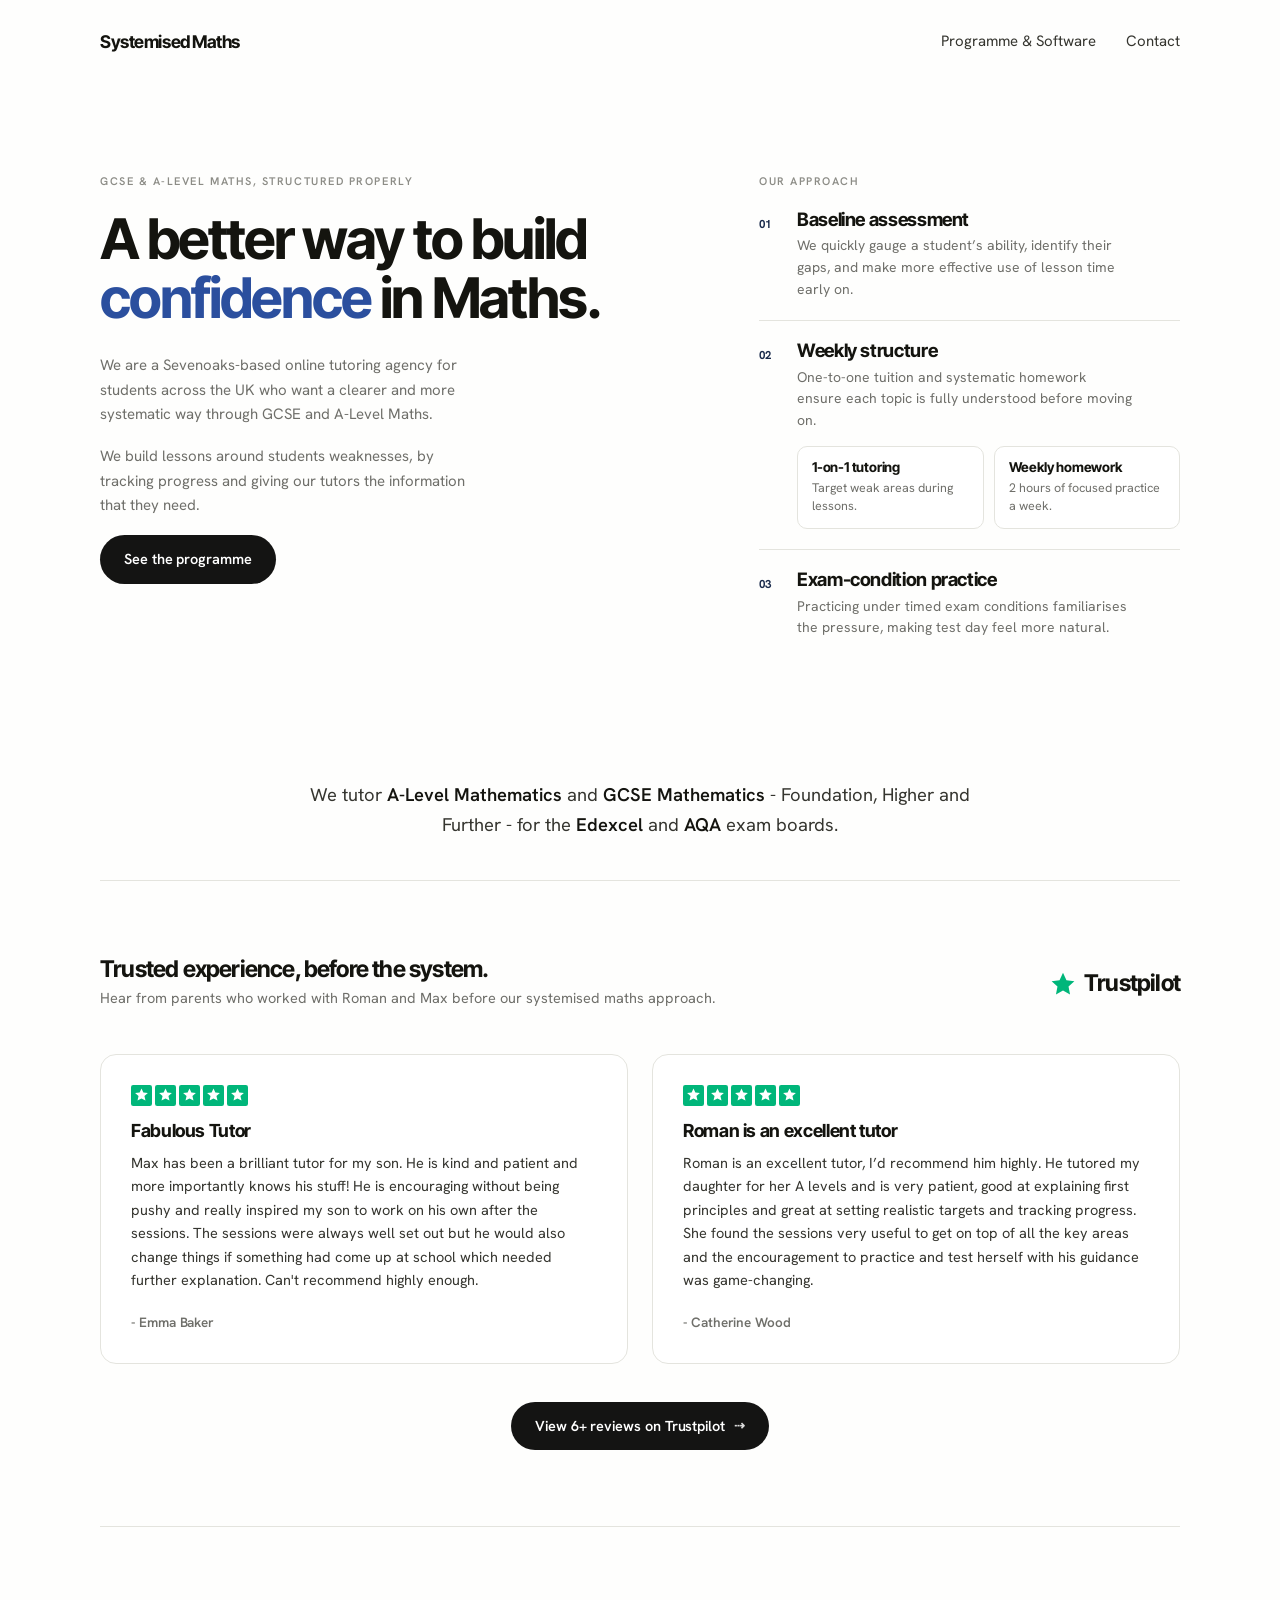
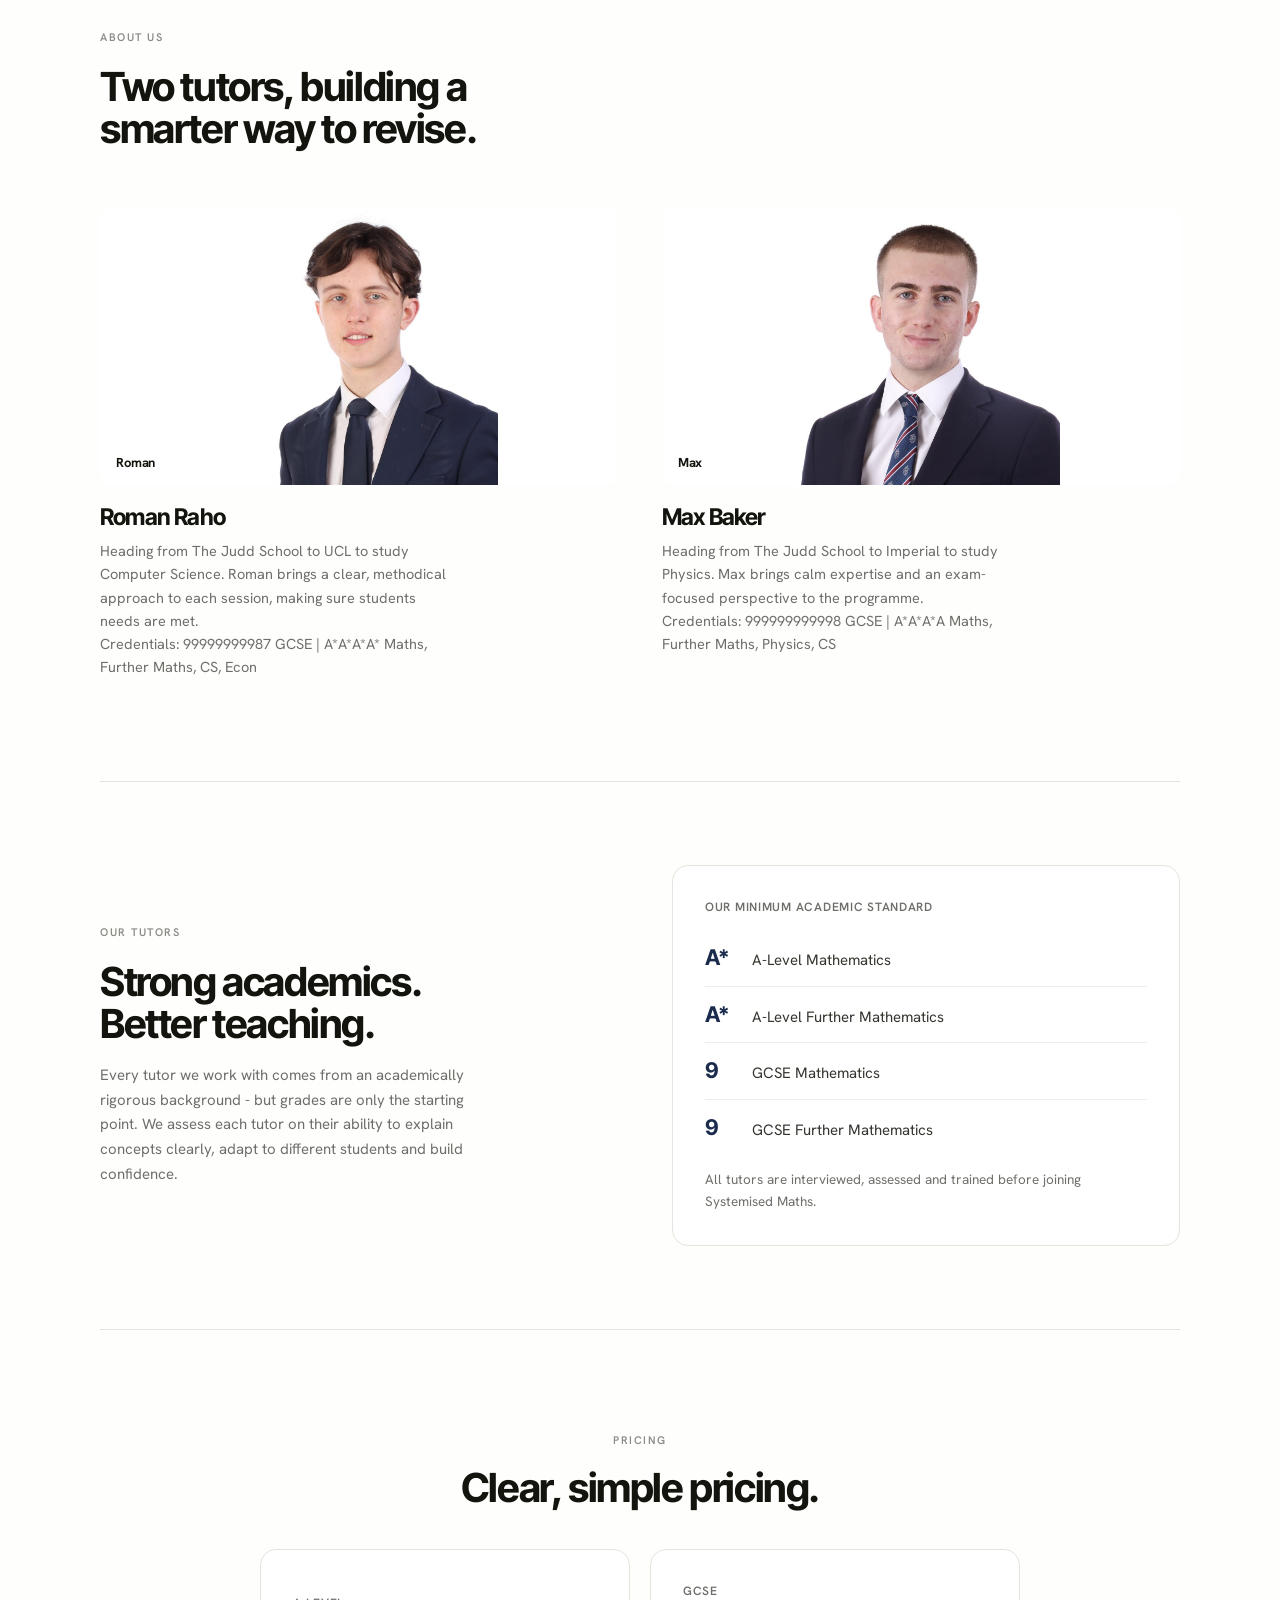
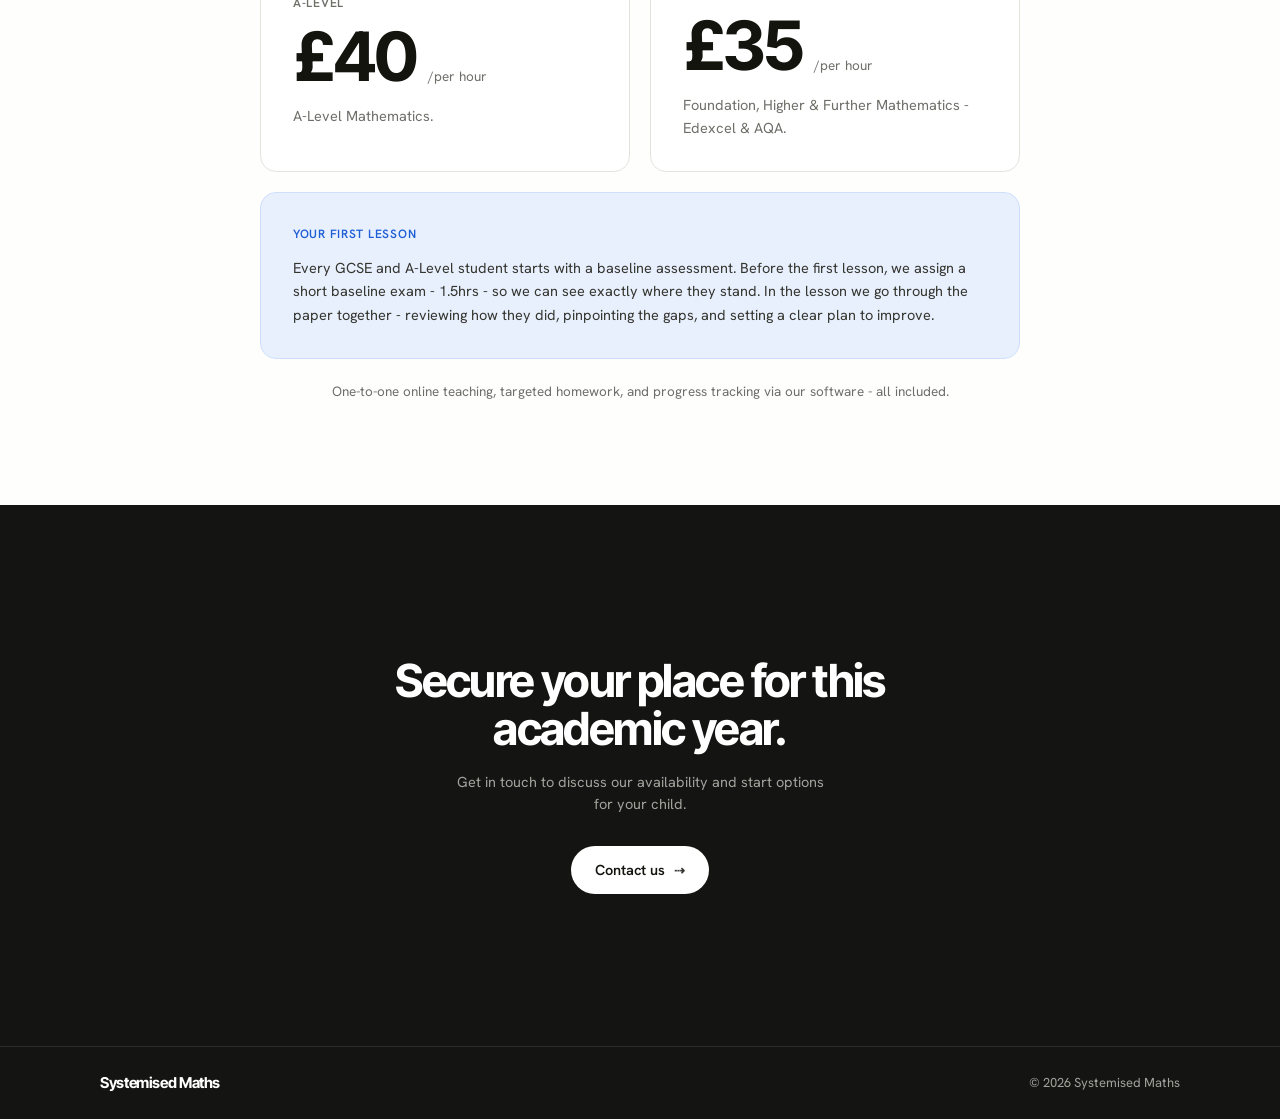
<file: index.html>
<!DOCTYPE html>
<html lang="en-GB">
<head>
<meta charset="utf-8">
<meta name="viewport" content="width=device-width, initial-scale=1">
<title>Systemised Maths - GCSE &amp; A-Level Maths tutoring in Sevenoaks</title>
<meta name="description" content="A Sevenoaks-based tutoring agency for students who want a clearer way through GCSE and A-Level Maths. One-to-one lessons, structured homework and tracked progress.">
<link rel="icon" type="image/png" href="image-assets/Logo.png" sizes="512x512">
<link rel="apple-touch-icon" href="image-assets/Logo.png">
<meta property="og:type" content="website">
<meta property="og:title" content="Systemised Maths - GCSE &amp; A-Level Maths tutoring in Sevenoaks">
<meta property="og:description" content="A Sevenoaks-based tutoring agency for students who want a clearer way through GCSE and A-Level Maths.">
<meta property="og:image" content="image-assets/Logo.png">
<meta name="twitter:card" content="summary">
<link rel="preconnect" href="https://fonts.googleapis.com">
<link rel="preconnect" href="https://fonts.gstatic.com" crossorigin>
<link href="https://fonts.googleapis.com/css2?family=Inter+Tight:wght@400;500;600;700;800&family=Hanken+Grotesk:wght@400;500;600;700&display=swap" rel="stylesheet">
<link rel="stylesheet" href="assets/css/styles.css?v=11">
</head>
<body>

<a class="skip-link" href="#main">Skip to content</a>

<header class="site-header">
  <div class="shell site-header__inner">
    <a class="wordmark" href="index.html">Systemised Maths</a>
    <nav class="site-nav" aria-label="Primary">
      <a href="programme.html">Programme &amp; Software</a>
      <a href="contact.html">Contact</a>
    </nav>
  </div>
</header>

<main id="main">

  <!-- ===================== HERO ===================== -->
  <section class="hero">
    <div class="shell hero__grid">

      <div class="hero__copy">
        <p class="eyebrow">GCSE &amp; A-Level Maths, structured properly</p>
        <h1 class="hero__title">A better way to build <span class="accent">confidence</span> in Maths.</h1>
        <p class="lede">We are a Sevenoaks-based online tutoring agency for students across the UK who want a clearer and more systematic way through GCSE and A-Level Maths.</p>
        <p class="lede">We build lessons around students weaknesses, by tracking progress and giving our tutors the information that they need.</p>
        <p class="hero__cta">
          <a class="btn btn--dark" href="programme.html">See the programme</a>
        </p>
      </div>

      <div class="hero__side">
        <p class="eyebrow">Our approach</p>
        <div class="steps">

          <div class="step">
            <span class="step__num">01</span>
            <div>
              <h3 class="step__title">Baseline assessment</h3>
              <p class="step__text">We quickly gauge a student’s ability, identify their gaps, and make more effective use of lesson time early on.</p>
            </div>
          </div>

          <div class="step">
            <span class="step__num">02</span>
            <div>
              <h3 class="step__title">Weekly structure</h3>
              <p class="step__text">One-to-one tuition and systematic homework ensure each topic is fully understood before moving on.</p>
              <div class="step__cards">
                <div class="mini-card">
                  <h4>1-on-1 tutoring</h4>
                  <p>Target weak areas during lessons.</p>
                </div>
                <div class="mini-card">
                  <h4>Weekly homework</h4>
                  <p>2 hours of focused practice a week.</p>
                </div>
              </div>
            </div>
          </div>

          <div class="step">
            <span class="step__num">03</span>
            <div>
              <h3 class="step__title">Exam-condition practice</h3>
              <p class="step__text">Practicing under timed exam conditions familiarises the pressure, making test day feel more natural.</p>
            </div>
          </div>

        </div>
      </div>

    </div>
  </section>

  <!-- ===================== SUBJECTS STRIP ===================== -->
  <section class="subjects">
    <div class="shell">
      <p class="subjects__text">We tutor <strong>A-Level Mathematics</strong> and <strong>GCSE Mathematics</strong> - Foundation, Higher and Further - for the <strong>Edexcel</strong> and <strong>AQA</strong> exam boards.</p>
    </div>
  </section>

  <!-- ===================== TRUST STRIP ===================== -->
  <div class="shell"><hr class="rule"></div>
  <section class="reviews">
    <div class="shell">

      <div class="reviews__head">
        <div>
          <h2 class="trust__title">Trusted experience, before the system.</h2>
          <p class="trust__text">Hear from parents who worked with Roman and Max before our systemised maths approach.</p>
        </div>
        <a class="trustpilot"
           href="https://www.trustpilot.com/review/systemisedmaths.co.uk"
           target="_blank" rel="noopener noreferrer"
           aria-label="Read our reviews on Trustpilot (opens in a new tab)">
          <svg width="26" height="26" viewBox="0 0 24 24" aria-hidden="true">
            <path fill="#00b67a" d="M12 1.6l3.2 6.9 7.3.9-5.4 5 1.4 7.4L12 18.1 5.5 21.8l1.4-7.4-5.4-5 7.3-.9z"/>
          </svg>
          <span>Trustpilot</span>
        </a>
      </div>

      <!-- reusable Trustpilot-green star, referenced by each rating below -->
      <svg width="0" height="0" class="visually-hidden" aria-hidden="true" focusable="false">
        <defs>
          <symbol id="tp-star" viewBox="0 0 24 24">
            <rect width="24" height="24" rx="2.5" fill="#00b67a"/>
            <path fill="#fff" d="M12 3.9l2.12 4.78 5.2.44-3.95 3.42 1.19 5.08L12 15.35 7.44 17.6l1.19-5.08L4.68 9.1l5.2-.44z"/>
          </symbol>
        </defs>
      </svg>

      <div class="reviews__grid">

        <article class="review">
          <div class="stars" role="img" aria-label="Rated 5 out of 5 stars">
            <svg class="star" viewBox="0 0 24 24"><use href="#tp-star"/></svg>
            <svg class="star" viewBox="0 0 24 24"><use href="#tp-star"/></svg>
            <svg class="star" viewBox="0 0 24 24"><use href="#tp-star"/></svg>
            <svg class="star" viewBox="0 0 24 24"><use href="#tp-star"/></svg>
            <svg class="star" viewBox="0 0 24 24"><use href="#tp-star"/></svg>
          </div>
          <h3 class="review__title">Fabulous Tutor</h3>
          <p class="review__text">Max has been a brilliant tutor for my son. He is kind and patient and more importantly knows his stuff! He is encouraging without being pushy and really inspired my son to work on his own after the sessions. The sessions were always well set out but he would also change things if something had come up at school which needed further explanation. Can't recommend highly enough.</p>
          <p class="review__author">Emma Baker</p>
        </article>

        <article class="review">
          <div class="stars" role="img" aria-label="Rated 5 out of 5 stars">
            <svg class="star" viewBox="0 0 24 24"><use href="#tp-star"/></svg>
            <svg class="star" viewBox="0 0 24 24"><use href="#tp-star"/></svg>
            <svg class="star" viewBox="0 0 24 24"><use href="#tp-star"/></svg>
            <svg class="star" viewBox="0 0 24 24"><use href="#tp-star"/></svg>
            <svg class="star" viewBox="0 0 24 24"><use href="#tp-star"/></svg>
          </div>
          <h3 class="review__title">Roman is an excellent tutor</h3>
          <p class="review__text">Roman is an excellent tutor, I’d recommend him highly. He tutored my daughter for her A levels and is very patient, good at explaining first principles and great at setting realistic targets and tracking progress. She found the sessions very useful to get on top of all the key areas and the encouragement to practice and test herself with his guidance was game-changing.</p>
          <p class="review__author">Catherine Wood</p>
        </article>

      </div>

      <div class="reviews__cta">
        <!-- Update the review count here as more reviews come in -->
        <a class="btn btn--dark"
           href="https://www.trustpilot.com/review/systemisedmaths.co.uk"
           target="_blank" rel="noopener noreferrer">
          View 6+ reviews on Trustpilot <span class="btn__arrow" aria-hidden="true">⇢</span>
        </a>
      </div>

    </div>
  </section>
  <div class="shell"><hr class="rule"></div>

  <!-- ===================== ABOUT ===================== -->
  <section class="section">
    <div class="shell">
      <p class="eyebrow">About us</p>
      <h2 class="section-title">Two tutors, building a smarter way to revise.</h2>

      <div class="tutors">
        <article class="tutor">
          <div class="tutor__photo tutor__photo--white">
            <img src="image-assets/RomanHeadshot-web.jpg" alt="Headshot of Roman Raho" width="900" height="900">
            <span class="tutor__tag">Roman</span>
          </div>
          <h3 class="tutor__name">Roman Raho</h3>
          <p class="tutor__text">Heading from The Judd School to UCL to study Computer Science. Roman brings a clear, methodical approach to each session, making sure students needs are met.</p>
          <p class="tutor__text">Credentials: 99999999987 GCSE | A*A*A*A* Maths, Further Maths, CS, Econ</p>
        </article>

        <article class="tutor">
          <div class="tutor__photo tutor__photo--white">
            <img src="image-assets/MaxHeadshot.JPG" alt="Headshot of Max" width="1065" height="1065">
            <span class="tutor__tag">Max</span>
          </div>
          <h3 class="tutor__name">Max Baker</h3>
          <p class="tutor__text">Heading from The Judd School to Imperial to study Physics. Max brings calm expertise and an exam-focused perspective to the programme.</p>
          <p class="tutor__text">Credentials: 999999999998 GCSE | A*A*A*A Maths, Further Maths, Physics, CS</p>
        </article>
      </div>
    </div>
  </section>

  <div class="shell"><hr class="rule"></div>

  <!-- ===================== OUR TUTORS ===================== -->
  <section class="standards">
    <div class="shell standards__grid">
      <div>
        <p class="eyebrow">Our tutors</p>
        <h2 class="section-title">Strong academics. Better teaching.</h2>
        <p class="standards__text">Every tutor we work with comes from an academically rigorous background - but grades are only the starting point. We assess each tutor on their ability to explain concepts clearly, adapt to different students and build confidence.</p>
      </div>

      <div class="standards__card">
        <p class="standards__label">Our minimum academic standard</p>
        <ul class="standards__list">
          <li><span class="standards__grade">A*</span> A-Level Mathematics</li>
          <li><span class="standards__grade">A*</span> A-Level Further Mathematics</li>
          <li><span class="standards__grade">9</span> GCSE Mathematics</li>
          <li><span class="standards__grade">9</span> GCSE Further Mathematics</li>
        </ul>
        <p class="standards__note">All tutors are interviewed, assessed and trained before joining Systemised Maths.</p>
      </div>
    </div>
  </section>

  <div class="shell"><hr class="rule"></div>

  <!-- ===================== PRICING ===================== -->
  <section class="pricing">
    <div class="shell">
      <p class="eyebrow">Pricing</p>
      <h2 class="pricing__title">Clear, simple pricing.</h2>

      <div class="pricing__grid">
        <div class="pricing__tiers">
          <div class="pricing__card">
            <p class="pricing__level">A-Level</p>
            <p class="pricing__figure">
              <span class="pricing__amount">£40</span>
              <span class="pricing__unit">/per hour</span>
            </p>
            <p class="pricing__note">A-Level Mathematics.</p>
          </div>

          <div class="pricing__card">
            <p class="pricing__level">GCSE</p>
            <p class="pricing__figure">
              <span class="pricing__amount">£35</span>
              <span class="pricing__unit">/per hour</span>
            </p>
            <p class="pricing__note">Foundation, Higher &amp; Further Mathematics - Edexcel &amp; AQA.</p>
          </div>
        </div>

        <div class="pricing__card pricing__card--free">
          <p class="pricing__free-tag">Your first lesson</p>
          <p class="pricing__free-text">Every GCSE and A-Level student starts with a baseline assessment. Before the first lesson, we assign a short baseline exam - 1.5hrs - so we can see exactly where they stand. In the lesson we go through the paper together - reviewing how they did, pinpointing the gaps, and setting a clear plan to improve.</p>
        </div>
      </div>

      <p class="pricing__included">One-to-one online teaching, targeted homework, and progress tracking via our software - all included.</p>
    </div>
  </section>

</main>

<!-- ===================== CTA + FOOTER ===================== -->
<div class="dark-zone">
  <section class="cta">
  <div class="shell">
    <h2>Secure your place for this academic year.</h2>
    <p>Get in touch to discuss our availability and start options for your child.</p>
    <p><a class="btn btn--light" href="contact.html">Contact us <span class="btn__arrow" aria-hidden="true">⇢</span></a></p>
  </div>
</section>

  <footer class="site-footer">
    <div class="shell site-footer__inner">
      <span class="wordmark">Systemised Maths</span>
      <small>© 2026 Systemised Maths</small>
    </div>
  </footer>
</div>

<script src="assets/js/main.js?v=3" defer></script>
</body>
</html>
</file>
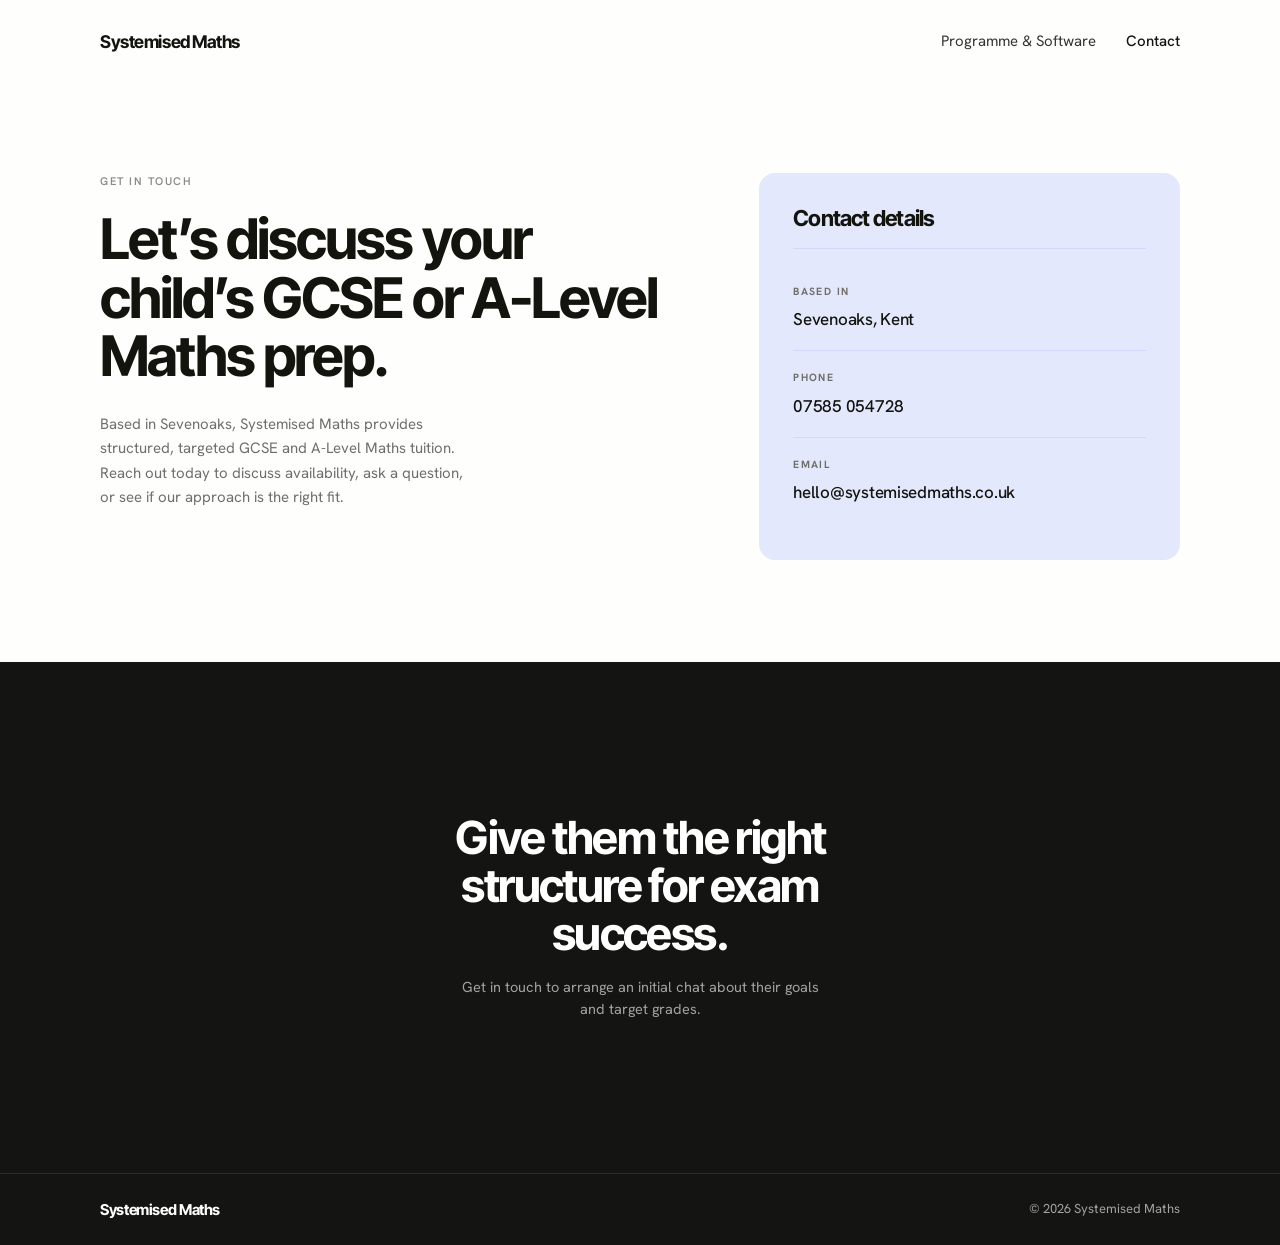
<file: contact.html>
<!DOCTYPE html>
<html lang="en-GB">
<head>
<meta charset="utf-8">
<meta name="viewport" content="width=device-width, initial-scale=1">
<title>Contact - Systemised Maths</title>
<meta name="description" content="Get in touch with Systemised Maths, a Sevenoaks-based tutoring agency for GCSE and A-Level Maths.">
<link rel="icon" type="image/png" href="image-assets/Logo.png" sizes="512x512">
<link rel="apple-touch-icon" href="image-assets/Logo.png">
<meta property="og:type" content="website">
<meta property="og:title" content="Contact - Systemised Maths">
<meta property="og:description" content="Get in touch with Systemised Maths, a Sevenoaks-based tutoring agency for GCSE and A-Level Maths.">
<meta property="og:image" content="image-assets/Logo.png">
<meta name="twitter:card" content="summary">
<link rel="preconnect" href="https://fonts.googleapis.com">
<link rel="preconnect" href="https://fonts.gstatic.com" crossorigin>
<link href="https://fonts.googleapis.com/css2?family=Inter+Tight:wght@400;500;600;700;800&family=Hanken+Grotesk:wght@400;500;600;700&display=swap" rel="stylesheet">
<link rel="stylesheet" href="assets/css/styles.css?v=3">
</head>
<body>

<a class="skip-link" href="#main">Skip to content</a>

<header class="site-header">
  <div class="shell site-header__inner">
    <a class="wordmark" href="index.html">Systemised Maths</a>
    <nav class="site-nav" aria-label="Primary">
      <a href="programme.html">Programme &amp; Software</a>
      <a href="contact.html" aria-current="page">Contact</a>
    </nav>
  </div>
</header>

<main id="main">

  <section class="hero">
    <div class="shell hero__grid">

  <div class="hero__copy">
    <p class="eyebrow">Get in touch</p>
    <h1 class="hero__title">Let’s discuss your child’s GCSE or A-Level Maths prep.</h1>
    <p class="lede">Based in Sevenoaks, Systemised Maths provides structured, targeted GCSE and A-Level Maths tuition. Reach out today to discuss availability, ask a question, or see if our approach is the right fit.</p>
  </div>

      <div class="contact-card">
        <h2>Contact details</h2>
        <dl>
          <div class="contact-row">
            <dt>Based in</dt>
            <dd>Sevenoaks, Kent</dd>
          </div>
          <div class="contact-row">
            <dt>Phone</dt>
            <dd><a href="tel:+447585054728">07585 054728</a></dd>
          </div>
          <div class="contact-row">
            <dt>Email</dt>
            <dd><a href="mailto:hello@systemisedmaths.co.uk">hello@systemisedmaths.co.uk</a></dd>
          </div>
        </dl>
      </div>

    </div>
  </section>

</main>

<div class="dark-zone">
<section class="cta">
  <div class="shell">
    <h2>Give them the right structure for exam success.</h2>
    <p>Get in touch to arrange an initial chat about their goals and target grades.</p>
  </div>
</section>

  <footer class="site-footer">
    <div class="shell site-footer__inner">
      <span class="wordmark">Systemised Maths</span>
      <small>© 2026 Systemised Maths</small>
    </div>
  </footer>
</div>

<script src="assets/js/main.js?v=3" defer></script>
</body>
</html>
</file>
<file: assets/css/styles.css>
/* =========================================================
   Systemised Maths - global styles
   ========================================================= */

:root {
  --bg: #fefefd;
  --bg-alt: #ffffff;
  --ink: #14140f;
  --ink-soft: #35352f;
  --muted: #6f6f6a;
  --muted-light: #8c8c86;
  --line: #e4e4de;
  --line-soft: #eeeee9;
  --lav: #e4e8fd;
  --lav-line: #d2d8fb;
  --lav-ink: #3b5bf0;
  --card: #eaeae5;
  --dark: #141413;
  --dark-muted: #a3a39d;
  --trust: #00b67a;
  --navy: #1a2b4c;
  --navy-bright: #2b4f9e;
  --navy-tint: #edf1f8;
  --navy-line: #d9e0ee;
  --blue: #1f5fd6;
  --blue-tint: #e8f0fe;
  --blue-line: #cfdffb;

  --font-display:
    "Inter Tight", "Inter", -apple-system, BlinkMacSystemFont, "Segoe UI",
    Roboto, sans-serif;
  --font-body:
    "Hanken Grotesk", "Inter", -apple-system, BlinkMacSystemFont, "Segoe UI",
    Roboto, sans-serif;

  --radius-sm: 8px;
  --radius: 12px;
  --radius-lg: 16px;

  --shell: 1200px;
  --pad: clamp(22px, 5vw, 60px);
}

/* ---------- reset ---------- */
*,
*::before,
*::after {
  box-sizing: border-box;
}

html {
  -webkit-text-size-adjust: 100%;
}

body {
  margin: 0;
  background: var(--bg);
  color: var(--ink);
  font-family: var(--font-body);
  font-size: 16px;
  line-height: 1.55;
  -webkit-font-smoothing: antialiased;
  -moz-osx-font-smoothing: grayscale;
}

img {
  max-width: 100%;
  display: block;
}

a {
  color: inherit;
  text-decoration: none;
}

h1,
h2,
h3,
h4 {
  font-family: var(--font-display);
  font-weight: 700;
  letter-spacing: -0.035em;
  line-height: 1.05;
  margin: 0;
}

p {
  margin: 0;
}

button {
  font: inherit;
}

:focus-visible {
  outline: 2px solid var(--lav-ink);
  outline-offset: 3px;
  border-radius: 4px;
}

/* ---------- layout helpers ---------- */
.shell {
  width: 100%;
  max-width: var(--shell);
  margin: 0 auto;
  padding-inline: var(--pad);
}

.section {
  padding-block: clamp(56px, 8vw, 104px);
}

.rule {
  height: 1px;
  background: var(--line);
  border: 0;
  margin: 0;
}

.eyebrow {
  font-family: var(--font-body);
  font-size: 11px;
  font-weight: 600;
  letter-spacing: 0.14em;
  text-transform: uppercase;
  color: var(--muted-light);
  margin: 0 0 20px;
}

.lede {
  color: var(--muted);
  font-size: clamp(15px, 1.15vw, 17px);
  line-height: 1.62;
  max-width: 46ch;
}

.skip-link {
  position: absolute;
  left: -9999px;
  top: 0;
  background: var(--ink);
  color: #fff;
  padding: 10px 16px;
  z-index: 100;
}
.skip-link:focus {
  left: 8px;
  top: 8px;
}

/* ---------- header ---------- */
.site-header {
  padding-block: clamp(18px, 2.4vw, 28px);
}

.site-header__inner {
  display: flex;
  align-items: center;
  justify-content: space-between;
  gap: 20px 28px;
  flex-wrap: wrap;
}

.wordmark {
  font-family: var(--font-display);
  font-weight: 700;
  font-size: clamp(16px, 1.4vw, 17.5px);
  letter-spacing: -0.025em;
  color: var(--ink);
  white-space: nowrap;
}

.site-nav {
  display: flex;
  align-items: center;
  gap: clamp(16px, 2.4vw, 30px);
  flex-wrap: wrap;
}

.site-nav a {
  font-size: 15px;
  color: var(--ink-soft);
  transition: color 0.18s ease;
}
.site-nav a:hover {
  color: var(--ink);
}
.site-nav a[aria-current="page"] {
  color: var(--ink);
  font-weight: 500;
}

/* ---------- buttons ---------- */
.btn {
  display: inline-flex;
  align-items: center;
  gap: 9px;
  border: 0;
  cursor: pointer;
  border-radius: 999px;
  padding: 13px 24px;
  font-family: var(--font-body);
  font-size: 14.5px;
  font-weight: 600;
  letter-spacing: -0.005em;
  transition:
    transform 0.18s ease,
    opacity 0.18s ease,
    background 0.18s ease;
}
.btn:hover {
  transform: translateY(-1px);
}

.btn--dark {
  background: var(--dark);
  color: #fff;
}
.btn--dark:hover {
  background: #2a2a27;
}

.btn--light {
  background: #fff;
  color: var(--ink);
}
.btn--light:hover {
  background: #ececea;
}

.btn__arrow {
  font-size: 13px;
  line-height: 1;
  opacity: 0.85;
}

/* =========================================================
   Hero (two column)
   ========================================================= */
.hero {
  padding-block: clamp(48px, 7vw, 96px) clamp(56px, 8vw, 104px);
}

.hero__grid {
  display: grid;
  grid-template-columns: minmax(0, 1.15fr) minmax(0, 0.85fr);
  gap: clamp(48px, 7vw, 104px);
  align-items: start;
}

.hero__title {
  font-size: clamp(2.5rem, 5.2vw, 3.5rem);
  max-width: 20ch;
  margin-bottom: 26px;
}

.hero__title .accent {
  color: var(--navy-bright);
}
.hero__title--wide {
  max-width: 22ch;
}

.hero__copy > p + p {
  margin-top: 18px;
}

.hero__note {
  margin-top: 22px;
  font-size: 14.5px;
  font-weight: 700;
  color: var(--ink);
}

.hero__cta {
  margin-top: 32px;
}

/* ---------- numbered step list ---------- */
.steps {
  display: block;
}

.step {
  display: grid;
  grid-template-columns: 34px minmax(0, 1fr);
  gap: 0 4px;
  padding-block: 20px;
  border-top: 1px solid var(--line);
}
.step:first-of-type {
  border-top: 0;
  padding-top: 0;
}
.step:last-of-type {
  padding-bottom: 0;
}

.step__num {
  font-size: 11.5px;
  font-weight: 700;
  letter-spacing: 0.02em;
  color: var(--navy);
  padding-top: 5px;
}

.step__title {
  font-size: clamp(16.5px, 1.5vw, 18.5px);
  font-weight: 700;
  letter-spacing: -0.02em;
  margin: 0 0 6px;
}

.step__text {
  font-size: 14px;
  line-height: 1.55;
  color: var(--muted);
  max-width: 42ch;
}

/* plain list variant (programme page - inline numbers, no rules) */
.steps--plain .step {
  grid-template-columns: minmax(0, 1fr);
  border-top: 0;
  padding-block: 0 22px;
}
.steps--plain .step:last-of-type {
  padding-bottom: 0;
}

.steps--plain .step__title {
  margin-bottom: 5px;
}
.steps--plain .step__title span {
  color: var(--ink);
  margin-right: 8px;
}
.step__tag {
  display: inline-block;
  margin-left: 6px;
  padding: 2px 9px;
  border-radius: 999px;
  background: var(--blue-tint);
  color: var(--blue);
  font-size: 11px;
  font-weight: 600;
  letter-spacing: 0.03em;
  text-transform: uppercase;
  vertical-align: middle;
}
.steps--plain .step__title .step__tag {
  color: var(--blue);
  margin-right: 0;
}

/* mini cards nested inside a step */
.step__cards {
  display: grid;
  grid-template-columns: repeat(2, minmax(0, 1fr));
  gap: 10px;
  margin-top: 14px;
}

.mini-card {
  background: #fff;
  border: 1px solid var(--line);
  border-radius: 10px;
  padding: 13px 14px;
}
.mini-card h4 {
  font-size: 13.5px;
  font-weight: 700;
  letter-spacing: -0.015em;
  margin-bottom: 5px;
}
.mini-card p {
  font-size: 12.5px;
  line-height: 1.45;
  color: var(--muted);
}

/* =========================================================
   Trust strip
   ========================================================= */
.trust {
  padding-block: clamp(28px, 4vw, 44px);
  display: flex;
  align-items: center;
  justify-content: space-between;
  gap: 28px;
  flex-wrap: wrap;
}

.trust__title {
  font-size: clamp(19px, 2vw, 23px);
  margin-bottom: 6px;
}
.trust__text {
  font-size: 14.5px;
  color: var(--muted);
}

.trustpilot {
  display: inline-flex;
  align-items: center;
  gap: 8px;
  transition:
    opacity 0.18s ease,
    transform 0.18s ease;
}
.trustpilot:hover {
  opacity: 0.78;
  transform: translateY(-1px);
}
.trustpilot svg {
  flex: none;
}
.trustpilot span {
  font-family: var(--font-display);
  font-weight: 700;
  font-size: clamp(19px, 1.9vw, 23px);
  letter-spacing: -0.035em;
  color: var(--ink);
}

/* =========================================================
   Reviews
   ========================================================= */
.visually-hidden {
  position: absolute;
  width: 1px;
  height: 1px;
  overflow: hidden;
  clip: rect(0 0 0 0);
  clip-path: inset(50%);
}

.reviews {
  padding-block: clamp(44px, 6vw, 76px);
}

.reviews__head {
  display: flex;
  align-items: center;
  justify-content: space-between;
  gap: 22px 28px;
  flex-wrap: wrap;
}

.reviews__grid {
  display: grid;
  grid-template-columns: repeat(2, minmax(0, 1fr));
  gap: clamp(16px, 2.2vw, 24px);
  margin-top: clamp(28px, 4vw, 44px);
}

.review {
  display: flex;
  flex-direction: column;
  background: #fff;
  border: 1px solid var(--line);
  border-radius: var(--radius-lg);
  padding: clamp(22px, 2.6vw, 30px);
}

.stars {
  display: inline-flex;
  gap: 3px;
  margin-bottom: 16px;
}
.stars .star {
  width: 21px;
  height: 21px;
  display: block;
}

.review__title {
  font-size: clamp(16px, 1.6vw, 18px);
  font-weight: 700;
  letter-spacing: -0.02em;
  margin-bottom: 10px;
}
.review__text {
  font-size: 14.5px;
  line-height: 1.62;
  color: var(--ink-soft);
  margin-bottom: 20px;
}
.review__author {
  margin-top: auto;
  font-size: 13.5px;
  font-weight: 600;
  letter-spacing: -0.005em;
  color: var(--muted);
}
.review__author::before {
  content: "- ";
}

.reviews__cta {
  margin-top: clamp(26px, 3.4vw, 38px);
  text-align: center;
}

/* =========================================================
   About / tutors
   ========================================================= */
.section-title {
  font-size: clamp(1.9rem, 3.4vw, 2.5rem);
  max-width: 15ch;
}

.tutors {
  display: grid;
  grid-template-columns: repeat(2, minmax(0, 1fr));
  gap: clamp(24px, 3.4vw, 44px);
  margin-top: clamp(36px, 5vw, 56px);
}

.tutor__photo {
  position: relative;
  aspect-ratio: 16 / 8.6;
  border-radius: var(--radius);
  overflow: hidden;
  background: var(--card);
}
/* headshots are shown whole - never cropped - on a white field */
.tutor__photo img {
  width: 100%;
  height: 100%;
  object-fit: contain;
  object-position: center;
}
.tutor__photo--lav {
  background: var(--lav);
}
.tutor__photo--white {
  background: #fff;
}

.tutor__tag {
  position: absolute;
  left: 16px;
  bottom: 12px;
  font-size: 13px;
  font-weight: 700;
  letter-spacing: -0.01em;
  color: var(--ink);
}
.tutor__photo--lav .tutor__tag {
  color: var(--lav-ink);
}

.tutor__name {
  font-size: clamp(20px, 2vw, 23px);
  margin: 20px 0 10px;
}
.tutor__text {
  font-size: 14.5px;
  line-height: 1.6;
  color: var(--muted);
  max-width: 44ch;
}

/* =========================================================
   Our tutors (academic standard)
   ========================================================= */
.standards {
  padding-block: clamp(48px, 6.5vw, 84px);
}
.standards__grid {
  display: grid;
  grid-template-columns: minmax(0, 1fr) minmax(0, 1fr);
  gap: clamp(32px, 5vw, 72px);
  align-items: center;
}
.standards .section-title {
  max-width: 16ch;
}
.standards__text {
  font-size: 15px;
  line-height: 1.65;
  color: var(--muted);
  max-width: 46ch;
  margin: 18px 0 0;
}
.standards__card {
  background: var(--bg-alt);
  border: 1px solid var(--line);
  border-radius: var(--radius-lg);
  padding: clamp(24px, 3vw, 32px);
}
.standards__label {
  font-weight: 600;
  font-size: 12px;
  letter-spacing: 0.06em;
  text-transform: uppercase;
  color: var(--muted);
  margin: 0 0 14px;
}
.standards__list {
  list-style: none;
  margin: 0;
  padding: 0;
}
.standards__list li {
  display: flex;
  align-items: baseline;
  gap: 16px;
  padding-block: 11px;
  border-top: 1px solid var(--line-soft);
  font-size: 15px;
  color: var(--ink-soft);
}
.standards__list li:first-child {
  border-top: 0;
}
.standards__grade {
  min-width: 2.2ch;
  font-family: var(--font-display);
  font-weight: 700;
  font-size: 1.35rem;
  letter-spacing: -0.02em;
  color: var(--navy);
}
.standards__note {
  font-size: 13.5px;
  line-height: 1.6;
  color: var(--muted);
  margin: 14px 0 0;
}

/* =========================================================
   Pricing
   ========================================================= */
/* =========================================================
   Subjects strip
   ========================================================= */
.subjects {
  padding-block: clamp(26px, 3.5vw, 40px);
}
.subjects__text {
  max-width: 68ch;
  margin-inline: auto;
  text-align: center;
  font-size: clamp(1rem, 1.6vw, 1.15rem);
  line-height: 1.6;
  color: var(--ink-soft);
}
.subjects__text strong {
  color: var(--ink);
  font-weight: 600;
}

.pricing {
  text-align: center;
  padding-block: clamp(60px, 8vw, 108px);
}
.pricing .eyebrow {
  margin-bottom: 18px;
}

.pricing__title {
  font-size: clamp(1.9rem, 3.4vw, 2.5rem);
  margin-bottom: 22px;
}

.pricing__figure {
  display: flex;
  align-items: baseline;
  justify-content: center;
  gap: 12px;
  margin-bottom: 18px;
}
.pricing__amount {
  font-family: var(--font-display);
  font-weight: 700;
  font-size: clamp(3rem, 6vw, 4.25rem);
  letter-spacing: -0.045em;
  line-height: 1;
}
.pricing__unit {
  font-size: 13.5px;
  color: var(--muted);
}

.pricing__note {
  font-size: 14.5px;
  line-height: 1.6;
  color: var(--muted);
  max-width: 42ch;
  margin: 0;
}

.pricing__grid {
  margin-top: 40px;
  display: grid;
  grid-template-columns: 1fr;
  gap: 20px;
  max-width: 760px;
  margin-inline: auto;
  text-align: left;
}

.pricing__card {
  background: var(--bg-alt);
  border: 1px solid var(--line);
  border-radius: var(--radius-lg);
  padding: 32px;
  display: flex;
  flex-direction: column;
  justify-content: center;
}
.pricing__card .pricing__figure {
  justify-content: flex-start;
  margin-bottom: 14px;
}

/* two price tiers (A-Level / GCSE) side by side, free-lesson card below */
.pricing__tiers {
  display: grid;
  grid-template-columns: 1fr;
  gap: 20px;
}
@media (min-width: 760px) {
  .pricing__tiers {
    grid-template-columns: 1fr 1fr;
  }
}
.pricing__level {
  font-family: var(--font-body);
  font-weight: 600;
  font-size: 12px;
  letter-spacing: 0.06em;
  text-transform: uppercase;
  color: var(--muted);
  margin: 0 0 10px;
}

.pricing__included {
  margin-top: 22px;
  font-size: 13.5px;
  line-height: 1.6;
  color: var(--muted);
  text-align: center;
}

.pricing__card--free {
  background: var(--blue-tint);
  border-color: var(--blue-line);
}
.pricing__free-tag {
  display: inline-block;
  width: fit-content;
  font-family: var(--font-body);
  font-weight: 600;
  font-size: 12px;
  letter-spacing: 0.06em;
  text-transform: uppercase;
  color: var(--blue);
  margin-bottom: 12px;
}
.pricing__free-text {
  font-size: 14.5px;
  line-height: 1.62;
  color: var(--ink-soft);
  margin: 0;
}

/* =========================================================
   Week by week (split section)
   ========================================================= */
.split {
  display: grid;
  grid-template-columns: minmax(0, 1fr) minmax(0, 1.05fr);
  gap: clamp(40px, 6vw, 88px);
  align-items: start;
}

.split__title {
  font-size: clamp(1.7rem, 3vw, 2.25rem);
  max-width: 14ch;
  margin-bottom: 20px;
}

/* =========================================================
   Product galleries
   ========================================================= */
.gallery-section--lav {
  background: var(--lav);
}

.gallery-head {
  text-align: center;
  max-width: 620px;
  margin-inline: auto;
}
.gallery-head .eyebrow {
  margin-bottom: 16px;
}
.gallery-head h2 {
  font-size: clamp(1.75rem, 3.2vw, 2.4rem);
  margin-bottom: 18px;
}
.gallery-head p {
  font-size: 14.5px;
  line-height: 1.6;
  color: var(--muted);
}
.gallery-head .hint {
  display: block;
  margin-top: 14px;
  font-size: 11.5px;
  font-style: italic;
  color: var(--muted-light);
}

.gallery-head--left {
  text-align: left;
  margin-inline: 0;
  max-width: 640px;
}
.gallery-head--left p {
  max-width: 52ch;
}

.gallery {
  display: grid;
  grid-template-columns: repeat(2, minmax(0, 1fr));
  gap: clamp(16px, 2vw, 26px);
  margin-top: clamp(32px, 4.5vw, 52px);
}

.shot {
  display: block;
  width: 100%;
  padding: 10px;
  background: #fff;
  border: 0;
  border-radius: var(--radius-lg);
  box-shadow:
    0 1px 2px rgba(20, 20, 15, 0.04),
    0 8px 24px rgba(20, 20, 15, 0.05);
  cursor: zoom-in;
  transition:
    transform 0.22s ease,
    box-shadow 0.22s ease;
}
.shot:hover {
  transform: translateY(-3px);
  box-shadow:
    0 2px 4px rgba(20, 20, 15, 0.05),
    0 16px 34px rgba(20, 20, 15, 0.09);
}
.shot img {
  width: 100%;
  height: auto;
  aspect-ratio: 16 / 10;
  object-fit: cover;
  object-position: top center;
  border-radius: var(--radius-sm);
}

/* =========================================================
   Contact
   ========================================================= */
.contact-card {
  background: var(--lav);
  border-radius: var(--radius-lg);
  padding: clamp(26px, 3vw, 34px);
}
.contact-card h2 {
  font-size: clamp(19px, 2vw, 22px);
  padding-bottom: 18px;
  border-bottom: 1px solid var(--lav-line);
}

.contact-row {
  padding-block: 18px;
  border-bottom: 1px solid var(--lav-line);
}
.contact-row:last-child {
  border-bottom: 0;
  padding-bottom: 4px;
}

.contact-row dt {
  font-size: 10.5px;
  font-weight: 700;
  letter-spacing: 0.14em;
  text-transform: uppercase;
  color: var(--muted);
  margin-bottom: 7px;
}
.contact-row dd {
  margin: 0;
  font-size: clamp(15.5px, 1.5vw, 17px);
  font-weight: 500;
  letter-spacing: -0.015em;
  color: var(--ink);
  word-break: break-word;
}
.contact-row dd a {
  transition: color 0.18s ease;
}
.contact-row dd a:hover {
  color: var(--lav-ink);
}

/* =========================================================
   Dark CTA + footer
   ========================================================= */
.dark-zone {
  background: var(--dark);
  color: #fff;
}

.cta {
  text-align: center;
  padding-block: clamp(84px, 12vw, 152px);
}
.cta h2 {
  font-size: clamp(1.9rem, 3.8vw, 2.85rem);
  max-width: 18ch;
  margin-inline: auto;
  margin-bottom: 18px;
  color: #fff;
}
.cta p {
  font-size: 14.5px;
  color: var(--dark-muted);
  max-width: 46ch;
  margin-inline: auto;
}
.cta .btn {
  margin-top: 30px;
}

.site-footer {
  border-top: 1px solid rgba(255, 255, 255, 0.1);
  padding-block: 24px;
}
.site-footer__inner {
  display: flex;
  align-items: center;
  justify-content: space-between;
  gap: 12px 24px;
  flex-wrap: wrap;
}
.site-footer .wordmark {
  color: #fff;
  font-size: 15px;
}
.site-footer small {
  font-size: 13px;
  color: var(--dark-muted);
}

/* =========================================================
   Lightbox
   ========================================================= */
html.is-locked,
html.is-locked body {
  overflow: hidden;
}

.lightbox {
  position: fixed;
  inset: 0;
  width: 100vw;
  max-width: 100vw;
  height: 100dvh;
  max-height: 100dvh;
  margin: 0;
  padding: 0;
  border: 0;
  overflow: hidden;
  background: transparent;
  color: #fff;
}
.lightbox:not([open]) {
  display: none;
}

.lightbox::backdrop {
  background: rgba(10, 10, 8, 0.9);
  backdrop-filter: blur(6px);
}
/* fallback for browsers without ::backdrop support */
@supports not selector(::backdrop) {
  .lightbox {
    background: rgba(10, 10, 8, 0.92);
  }
}

.lightbox__inner {
  height: 100%;
  display: flex;
  flex-direction: column;
  align-items: center;
  justify-content: center;
  gap: 16px;
  padding: clamp(52px, 8vh, 72px) clamp(14px, 4vw, 40px) clamp(18px, 3vh, 28px);
  animation: lb-in 0.22s ease both;
}

@keyframes lb-in {
  from {
    opacity: 0;
    transform: scale(0.985);
  }
  to {
    opacity: 1;
    transform: none;
  }
}

.lightbox__frame {
  background: #fff;
  padding: 10px;
  border-radius: var(--radius);
  box-shadow: 0 24px 70px rgba(0, 0, 0, 0.5);
  line-height: 0;
  max-width: 100%;
  overflow: auto;
  overscroll-behavior: contain;
  -webkit-overflow-scrolling: touch;
}

.lightbox__frame img {
  width: auto;
  height: auto;
  max-width: min(1500px, calc(100vw - clamp(48px, 9vw, 100px)));
  max-height: calc(100dvh - 210px);
  border-radius: var(--radius-sm);
  object-fit: contain;
}

.lightbox__hint {
  display: none;
}

/* On narrow screens a whole screenshot scaled to fit is unreadable, so lock it
   to a legible height and let the frame pan sideways instead. */
@media (max-width: 700px) {
  .lightbox__frame img {
    max-width: none;
    min-width: 100%;
    height: calc(100dvh - 230px);
    max-height: none;
  }

  .lightbox__hint {
    display: block;
    font-size: 11.5px;
    font-style: italic;
    color: rgba(255, 255, 255, 0.5);
  }
}

.lightbox__caption {
  font-size: 13.5px;
  font-weight: 500;
  letter-spacing: -0.005em;
  color: rgba(255, 255, 255, 0.82);
  text-align: center;
  line-height: 1.4;
}

.lightbox__controls {
  display: flex;
  align-items: center;
  gap: 14px;
}

.lightbox__count {
  font-size: 12.5px;
  font-variant-numeric: tabular-nums;
  color: rgba(255, 255, 255, 0.55);
  min-width: 46px;
  text-align: center;
}

.lb-btn {
  display: inline-flex;
  align-items: center;
  justify-content: center;
  width: 38px;
  height: 38px;
  border: 0;
  border-radius: 999px;
  background: rgba(255, 255, 255, 0.12);
  color: #fff;
  font-size: 17px;
  line-height: 1;
  cursor: pointer;
  transition:
    background 0.18s ease,
    transform 0.18s ease;
}
.lb-btn:hover {
  background: rgba(255, 255, 255, 0.26);
}
.lb-btn:active {
  transform: scale(0.94);
}

.lightbox__close {
  position: absolute;
  top: clamp(12px, 2.4vw, 22px);
  right: clamp(12px, 2.4vw, 22px);
  width: 40px;
  height: 40px;
  font-size: 22px;
}

/* =========================================================
   Responsive
   ========================================================= */
@media (max-width: 900px) {
  .hero__grid,
  .split {
    grid-template-columns: minmax(0, 1fr);
    gap: clamp(40px, 7vw, 56px);
  }

  .hero__title {
    max-width: 18ch;
  }
  .lede,
  .step__text,
  .tutor__text {
    max-width: 56ch;
  }

  .tutors,
  .standards__grid {
    grid-template-columns: minmax(0, 1fr);
    gap: 36px;
  }
  .gallery {
    grid-template-columns: minmax(0, 1fr);
  }
}

@media (max-width: 620px) {
  .site-header__inner {
    align-items: flex-start;
  }
  .site-nav {
    gap: 18px;
  }

  .hero__title {
    font-size: clamp(2.15rem, 9vw, 2.75rem);
  }
  .step__cards {
    grid-template-columns: minmax(0, 1fr);
  }

  .trust {
    align-items: flex-start;
  }
  .reviews__head {
    align-items: flex-start;
  }
  .reviews__grid {
    grid-template-columns: minmax(0, 1fr);
  }
  .reviews__cta .btn {
    width: 100%;
    justify-content: center;
  }
  .site-footer__inner {
    flex-direction: column;
    align-items: flex-start;
  }
}

@media (prefers-reduced-motion: reduce) {
  * {
    animation-duration: 0.01ms !important;
    transition-duration: 0.01ms !important;
    scroll-behavior: auto !important;
  }
  .btn:hover,
  .shot:hover {
    transform: none;
  }
}
</file>
